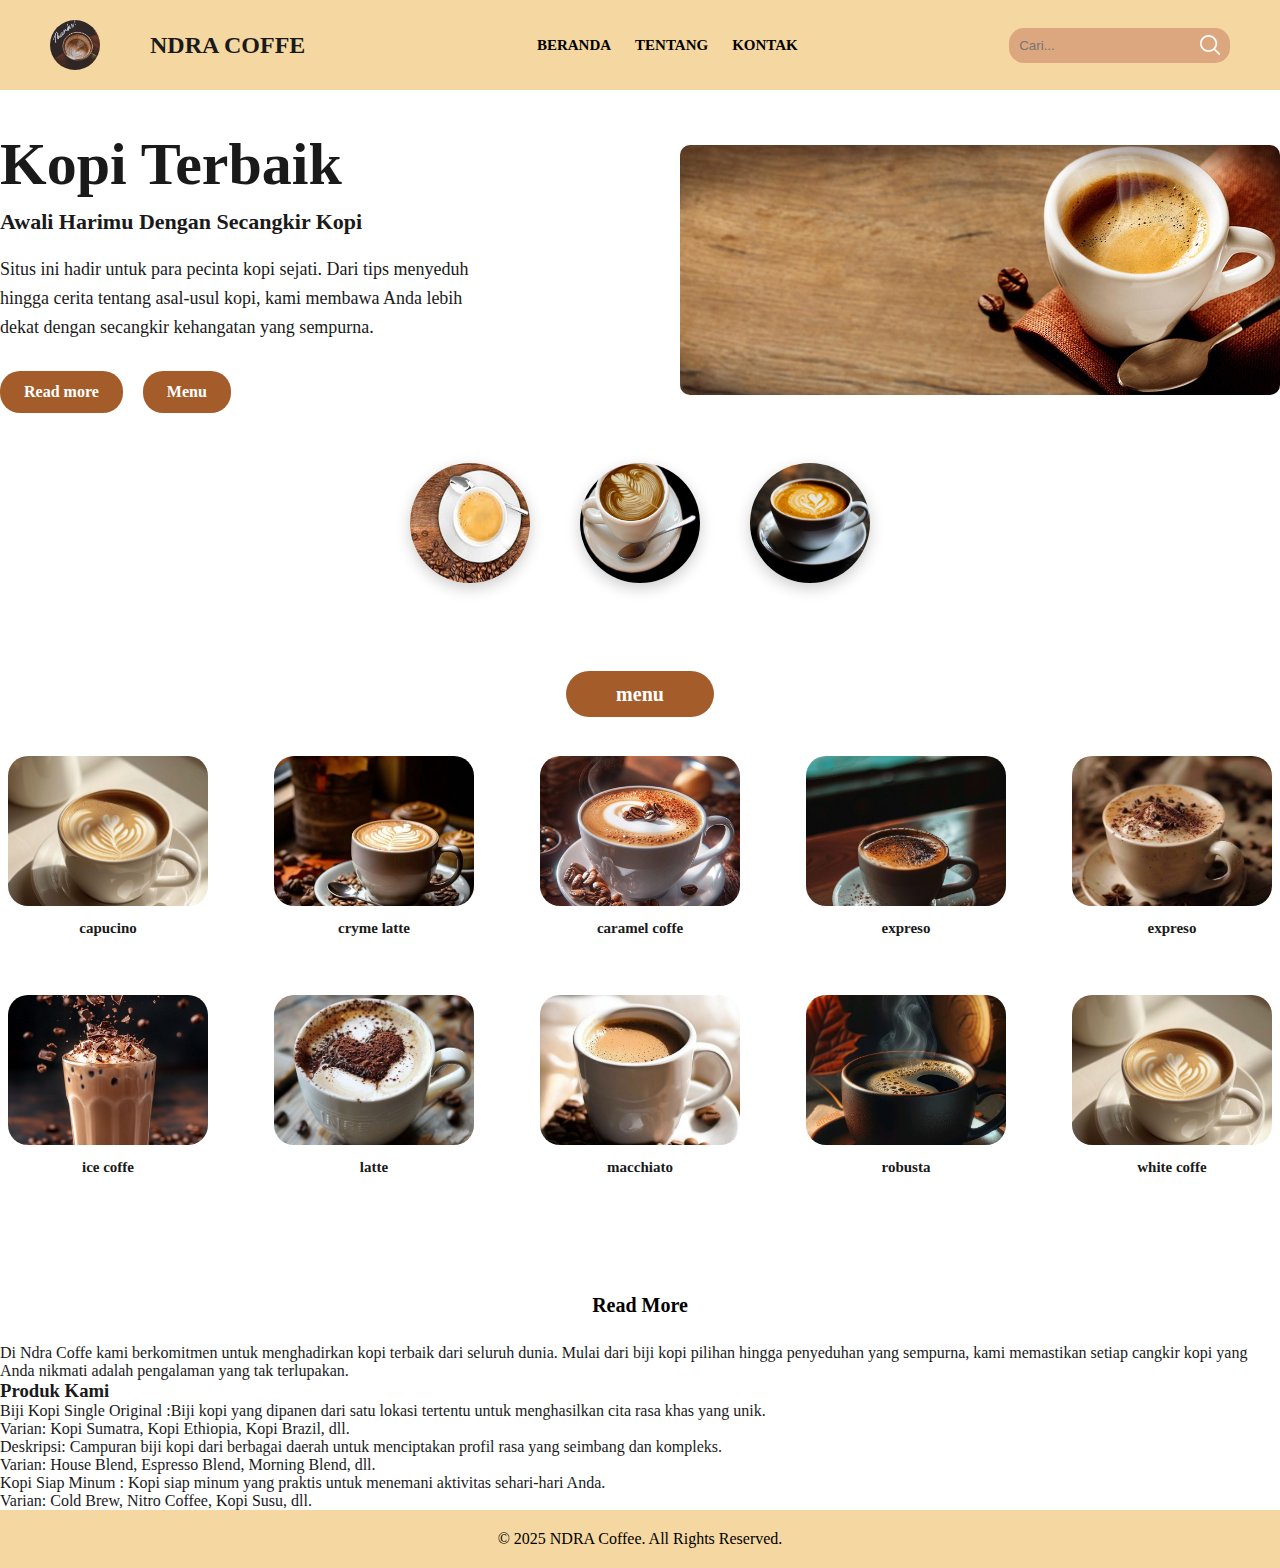
<file: index.html>
<!DOCTYPE html>
<html lang="id">
<head>
    <meta charset="UTF-8">
    <meta name="viewport" content="width=device-width, initial-scale=1.0">
    <title>NDRA COFFE</title>
    <link href="https://fonts.googleapis.com/css2?family=Inter:wght@400;700&display=swap" rel="stylesheet">
    <link rel="stylesheet" href="Beranda.css">
    
</head>
<body>
    <header>
        <div class="logo">
            <img src="images/logoku.png" alt="Logo NDRA COFFE">
            NDRA COFFE
        </div>
        <nav>
            <a href="index.html">BERANDA</a>
            <a href="pages/Tentang.html">TENTANG</a>
            <a href="pages/Kontak.html">KONTAK</a>
        </nav>
        <div class="search">
            <input type="text" placeholder="Cari...">
            <img src="images/search-icon.png" alt="Cari">
        </div>
    </header>
    <div class="container">
        <div class="content">
            <h1>Kopi Terbaik</h1>
            <h2>Awali Harimu Dengan Secangkir Kopi</h2>
            <p>Situs ini hadir untuk para pecinta kopi sejati. Dari tips menyeduh hingga cerita tentang asal-usul kopi, kami membawa Anda lebih dekat dengan secangkir kehangatan yang sempurna.</p>
            <div class="buttons">
                <a href="#readmore">Read more</a>
                <a href="#menu">Menu</a>
            </div>
        </div>
        <div class="image-section">
            <img src="images/banner-bg.png" alt="Kedai Kopi">
        </div>
    </div>

    <div class="coffee-images">
        <img src="images/img-1.png" alt="Kopi Latte">
        <img src="images/img-2.png" alt="Kopi Hitam">
        <img src="images/img-7.png" alt="Espresso">
    </div>
    <div class="menu">
        <div id="menu" class="menu-judul">
            <a href="pages/menu.html">menu</a>
        </div>
    <div class="gambarmenu">
        <div class="gambar">
            <img src="capucino.jpeg" alt="">
            <div class="namamenu">
                <h1>capucino</h1>

            </div>
        </div>
        <div class="gambar">
            <img src="cryme latte.jpeg" alt="">
            <div class="namamenu">
                <h1>cryme latte</h1>

            </div>
        </div>
        <div class="gambar">
            <img src="caramel coffe.jpeg" alt="">
            <div class="namamenu">
                <h1>caramel coffe</h1>

            </div>
        </div>
        <div class="gambar">
            <img src="cortado.jpeg" alt="">
            <div class="namamenu">
                <h1>expreso</h1>

            </div>
            </div>
            <div class="gambar">
                <img src="expreso.jpeg" alt="">
                <div class="namamenu">
                    <h1>expreso</h1>
                    
                </div>
            </div>
            <div class="gambar">
                <img src="ice coffe coklat.jpeg" alt="">
                <div class="namamenu">
                    <h1>ice coffe</h1>
                    
                </div>
            </div>
            <div class="gambar">
                <img src="latte.jpeg" alt="">
                <div class="namamenu">
                    <h1>latte</h1>
                    
                </div>
            </div>
            <div class="gambar">
                <img src="macchiato.jpeg" alt="">
                <div class="namamenu">
                    <h1>macchiato</h1>
                    
                </div>
            </div>
            <div class="gambar">
                <img src="robusta.jpeg" alt="">
                <div class="namamenu">
                    <h1>robusta</h1>
                    
                </div>
            </div>
            <div class="gambar">
                <img src="‪ white coffe.jpeg" alt="">
                <div class="namamenu">
                    <h1>white coffe</h1>
                </div>
            </div>  
        </div>
    </div>    
</div>
<div id="readmore" class="Read_More">
    <div class="Read_More-judul">
        <h2>Read More</h2>
        </div>
        <div class="produk">
        <p>Di Ndra Coffe kami berkomitmen untuk menghadirkan kopi terbaik dari seluruh dunia. Mulai dari biji kopi pilihan hingga penyeduhan yang sempurna, kami memastikan setiap cangkir kopi yang Anda nikmati adalah pengalaman yang tak terlupakan.</p>
        <h3>Produk Kami </h3>
        <p>Biji Kopi Single Original
            :Biji kopi yang dipanen dari satu lokasi tertentu untuk menghasilkan cita rasa khas yang unik. <br>

            Varian: Kopi Sumatra, Kopi Ethiopia, Kopi Brazil, dll.
            
            <br>
            
            Deskripsi: Campuran biji kopi dari berbagai daerah untuk menciptakan profil rasa yang seimbang dan kompleks. <br>

            Varian: House Blend, Espresso Blend, Morning Blend, dll. <br>
            
            Kopi Siap Minum
            
            : Kopi siap minum yang praktis untuk menemani aktivitas sehari-hari Anda. <br>
            
            Varian: Cold Brew, Nitro Coffee, Kopi Susu, dll.</p>
        </div>
    </div>
    <footer class="footer">
        <p>© 2025 NDRA Coffee. All Rights Reserved.</p>
    </footer>
</body>
</html>
</file>
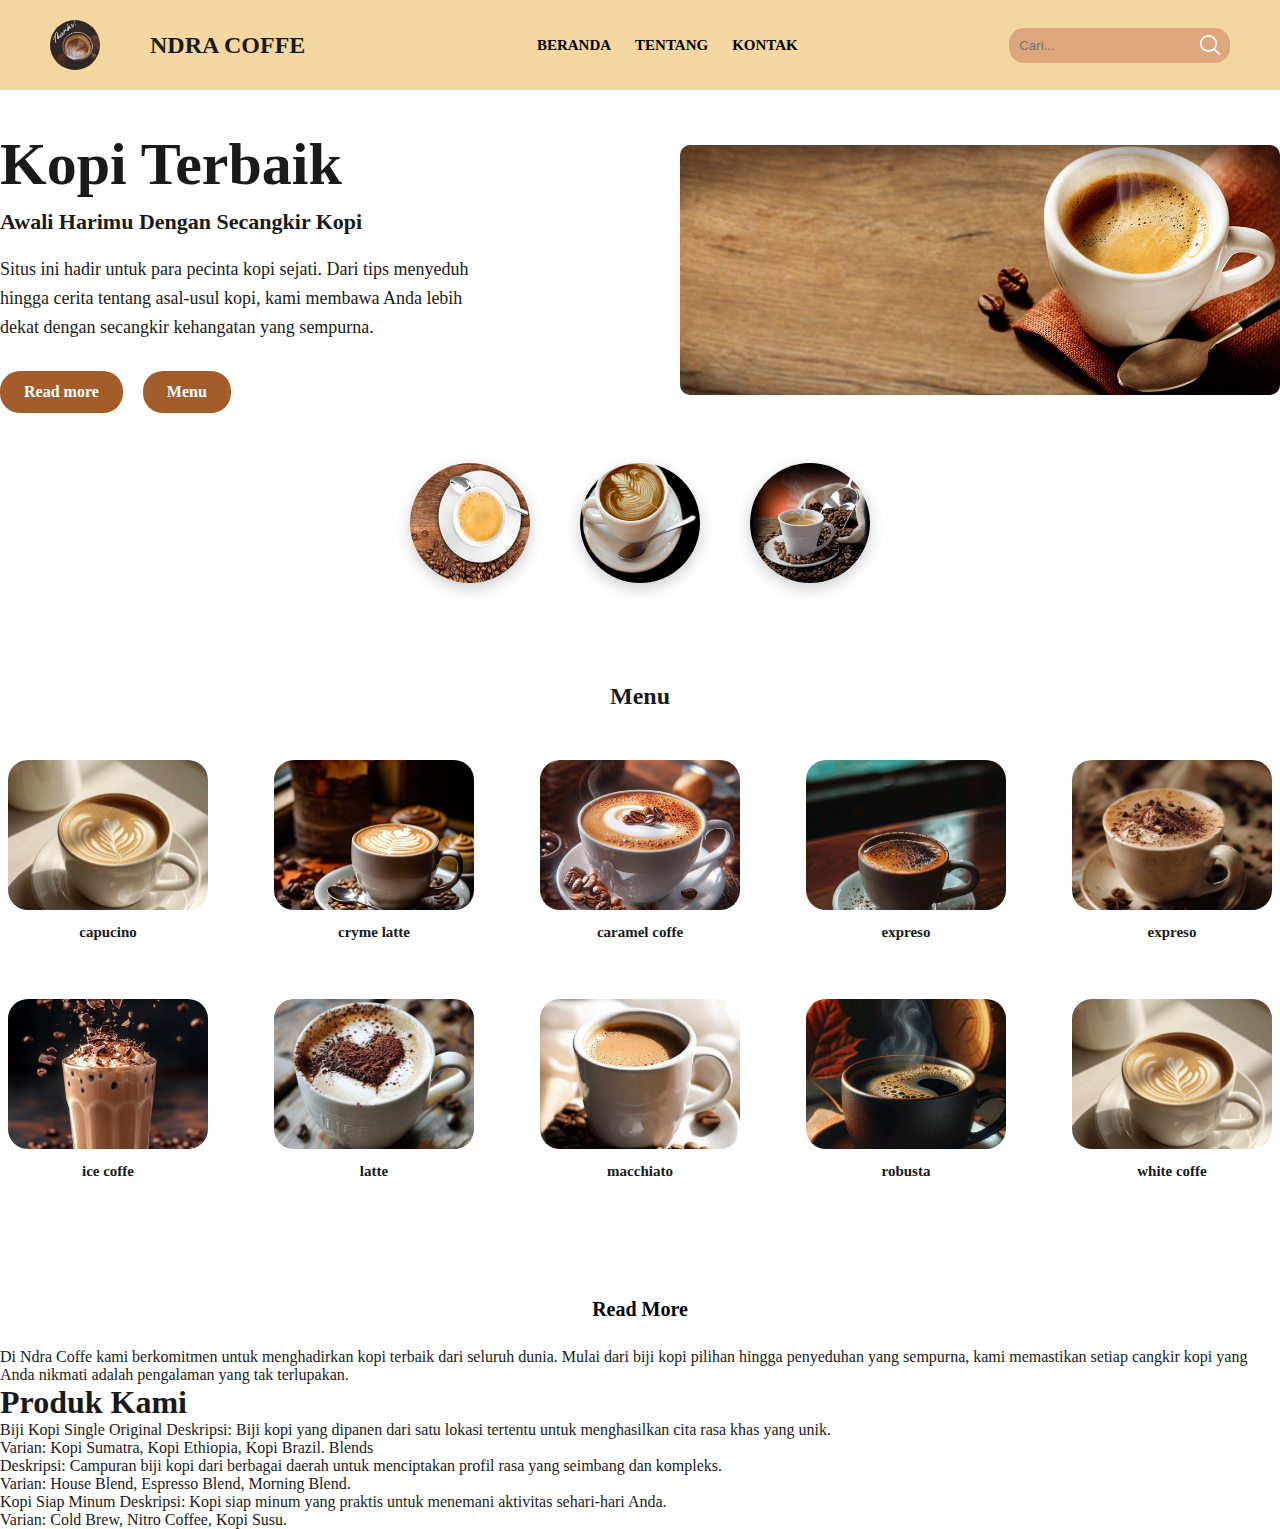
<file: BERANDA.html>
<!DOCTYPE html>
<html lang="id">
<head>
    <meta charset="UTF-8">
    <meta name="viewport" content="width=device-width, initial-scale=1.0">
    <title>NDRA COFFE</title>
    <link href="https://fonts.googleapis.com/css2?family=Inter:wght@400;700&display=swap" rel="stylesheet">
    <link rel="stylesheet" href="Beranda.css">
</head>
<body>
    <header>
        <div class="logo">
            <img src="images/logoku.png" alt="Logo NDRA COFFE">
            NDRA COFFE
        </div>
        <nav>
            <a href="#">BERANDA</a>
            <a href="pages/Tentang.html">TENTANG</a>
            <a href="pages/Kontak.html">KONTAK</a>
        </nav>
        <div class="search">
            <input type="text" placeholder="Cari...">
            <img src="images/search-icon.png" alt="Cari">
        </div>
    </header>
    <div class="container">
        <div class="content">
            <h1>Kopi Terbaik</h1>
            <h2>Awali Harimu Dengan Secangkir Kopi</h2>
            <p>Situs ini hadir untuk para pecinta kopi sejati. Dari tips menyeduh hingga cerita tentang asal-usul kopi, kami membawa Anda lebih dekat dengan secangkir kehangatan yang sempurna.</p>
            <div class="buttons">
                <a href="#readmore">Read more</a>
                <a href="#">Menu</a>
            </div>
        </div>
        <div class="image-section">
            <img src="images/banner-bg.png" alt="Kedai Kopi">
        </div>
    </div>

    <div class="coffee-images">
        <img src="images/img-1.png" alt="Kopi Latte">
        <img src="images/img-2.png" alt="Kopi Hitam">
        <img src="images/img-3.png" alt="Espresso">
    </div>
    <div class="menu">
        <div class="menu-judul">
            <h2>Menu</h2>
        </div>
    <div class="gambarmenu">
        <div class="gambar">
            <img src="capucino.jpeg" alt="">
            <div class="namamenu">
                <h1>capucino</h1>

            </div>
        </div>
        <div class="gambar">
            <img src="cryme latte.jpeg" alt="">
            <div class="namamenu">
                <h1>cryme latte</h1>

            </div>
        </div>
        <div class="gambar">
            <img src="caramel coffe.jpeg" alt="">
            <div class="namamenu">
                <h1>caramel coffe</h1>

            </div>
        </div>
        <div class="gambar">
            <img src="cortado.jpeg" alt="">
            <div class="namamenu">
                <h1>expreso</h1>

            </div>
            </div>
            <div class="gambar">
                <img src="expreso.jpeg" alt="">
                <div class="namamenu">
                    <h1>expreso</h1>
                    
                </div>
            </div>
            <div class="gambar">
                <img src="ice coffe coklat.jpeg" alt="">
                <div class="namamenu">
                    <h1>ice coffe</h1>
                    
                </div>
            </div>
            <div class="gambar">
                <img src="latte.jpeg" alt="">
                <div class="namamenu">
                    <h1>latte</h1>
                    
                </div>
            </div>
            <div class="gambar">
                <img src="macchiato.jpeg" alt="">
                <div class="namamenu">
                    <h1>macchiato</h1>
                    
                </div>
            </div>
            <div class="gambar">
                <img src="robusta.jpeg" alt="">
                <div class="namamenu">
                    <h1>robusta</h1>
                    
                </div>
            </div>
            <div class="gambar">
                <img src="‪ white coffe.jpeg" alt="">
                <div class="namamenu">
                    <h1>white coffe</h1>
                </div>
            </div>  
        </div>
    </div>    
</div>
<div id="readmore" class="Read_More">
    <div class="Read_More-judul">
        <h2>Read More</h2>
        </div>
        <div class="produk">
        <p>Di Ndra Coffe kami berkomitmen untuk menghadirkan kopi terbaik dari seluruh dunia. Mulai dari biji kopi pilihan hingga penyeduhan yang sempurna, kami memastikan setiap cangkir kopi yang Anda nikmati adalah pengalaman yang tak terlupakan.</p>
        <h1>Produk Kami </h1>
        <p>Biji Kopi Single Original
            Deskripsi: Biji kopi yang dipanen dari satu lokasi tertentu untuk menghasilkan cita rasa khas yang unik. <br>

            Varian: Kopi Sumatra, Kopi Ethiopia, Kopi Brazil.
            
            Blends <br>
            
            Deskripsi: Campuran biji kopi dari berbagai daerah untuk menciptakan profil rasa yang seimbang dan kompleks. <br>

            Varian: House Blend, Espresso Blend, Morning Blend. <br>
            
            
            Kopi Siap Minum
            
            Deskripsi: Kopi siap minum yang praktis untuk menemani aktivitas sehari-hari Anda. <br>
            
            Varian: Cold Brew, Nitro Coffee, Kopi Susu.</p>
        </div>
    </div>
</body>
</html>
</file>
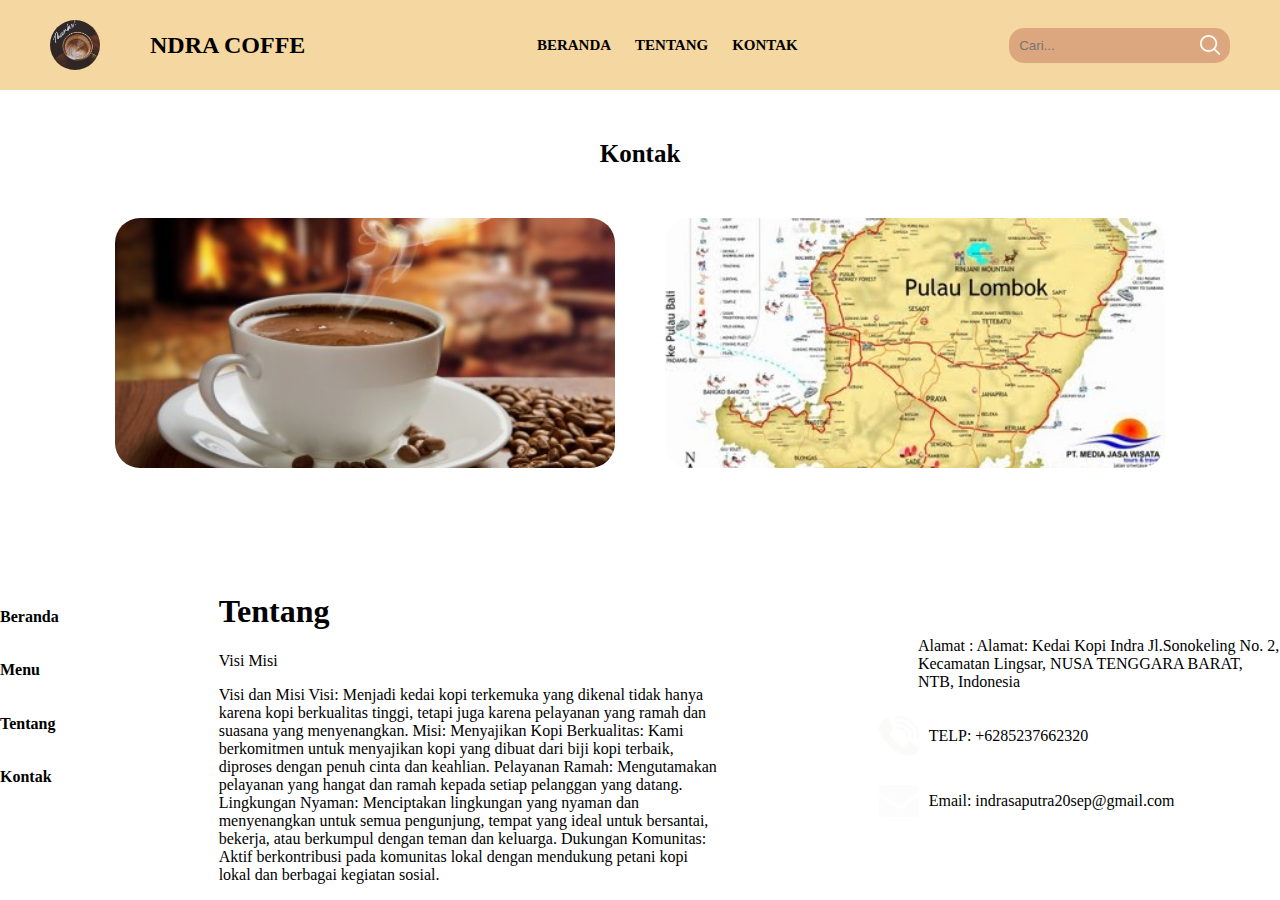
<file: pages/Kontak.html>
<!DOCTYPE html>
<html lang="en">
<head>
    <meta charset="UTF-8">
    <meta name="viewport" content="width=device-width, initial-scale=1.0">
    <title>NDRA Coffee</title>
    <link rel="stylesheet" href="Kontak.css">
</head>
<body>
    <header>
        <div class="logo">
            <img src="logoku.png" alt="Logo NDRA COFFE">
            NDRA COFFE
        </div>
        <nav>
            <a href="../index.html">BERANDA</a>
            <a href="Tentang.html">TENTANG</a>
            <a href="Kontak.html">KONTAK</a>
        </nav>
        <div class="search">
            <input type="text" placeholder="Cari...">
            <img src="search-icon.png" alt="Cari">
        </div>
    </header>
    <section id="kontak" class="kontak">
      <h1>Kontak</h1>
      <div class="container">
        <div class="gambar">
          <img src="img-1.png" alt="">
        </div>
        <div class="gambar">
          <img src="Peta Kota Mataram - Lombok.jpeg" alt="">
        </div>
      </div>
    </section>
    <footer>
      <div class="navmenu">
        <a href="">Beranda</a>
        <a href="">Menu</a>
        <a href="">Tentang</a>
        <a href="">Kontak</a>
      </div>
      <div class="tentang">
        <h1>Tentang</h1>
        <p>Visi Misi</p>
        <p>Visi dan Misi
          Visi: Menjadi kedai kopi terkemuka yang dikenal tidak hanya karena kopi berkualitas tinggi, tetapi juga karena pelayanan yang ramah dan suasana yang menyenangkan.
          Misi:
          Menyajikan Kopi Berkualitas: Kami berkomitmen untuk menyajikan kopi yang dibuat dari biji kopi terbaik, diproses dengan penuh cinta dan keahlian.
          Pelayanan Ramah: Mengutamakan pelayanan yang hangat dan ramah kepada setiap pelanggan yang datang.
          Lingkungan Nyaman: Menciptakan lingkungan yang nyaman dan menyenangkan untuk semua pengunjung, tempat yang ideal untuk bersantai, bekerja, atau berkumpul dengan teman dan keluarga.
          Dukungan Komunitas: Aktif berkontribusi pada komunitas lokal dengan mendukung petani kopi lokal dan berbagai kegiatan sosial.
          </p>
      </div>
      <div class="alamat">
        <div class="lokasi">
          <img src="map-icon.png" alt="">
          <span>Alamat : Alamat: Kedai Kopi Indra  Jl.Sonokeling No. 2, Kecamatan Lingsar, NUSA TENGGARA BARAT, NTB, Indonesia</span>
        </div>
        <div class="telp">
          <img src="call-icon.png" alt="">
          <span>TELP: +6285237662320</span>
        </div>
        <div class="email">
          <img src="mail-icon.png" alt="">
          <span>Email: indrasaputra20sep@gmail.com</span>
        </div>
      </div>
    </footer>

</body>
</html>
</file>
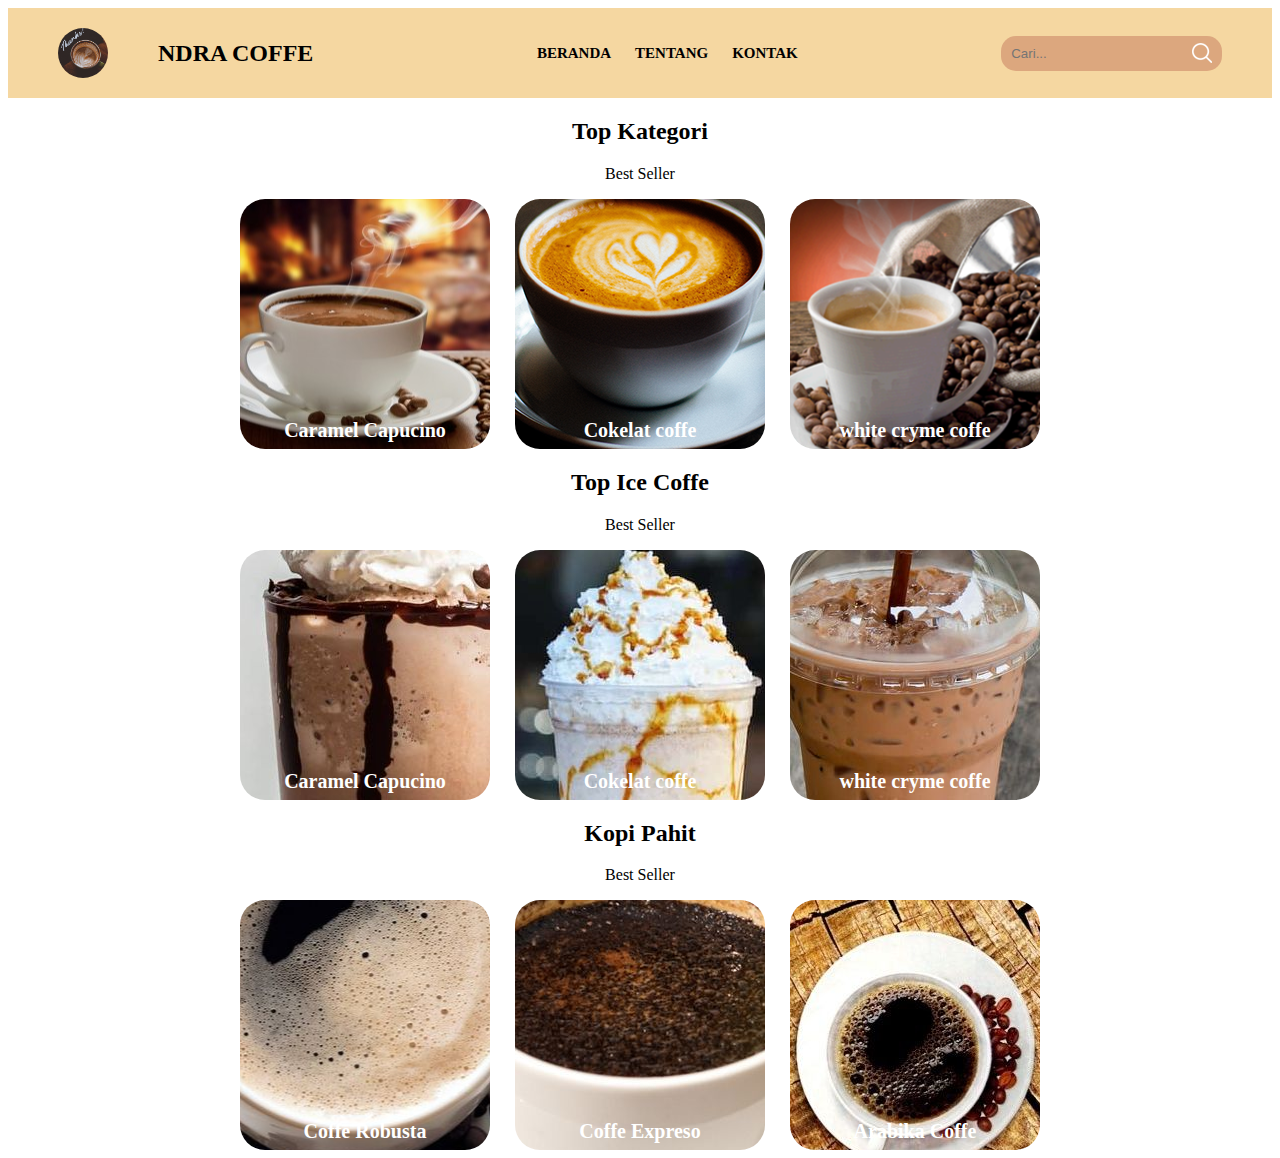
<file: pages/menu.html>
<!DOCTYPE html>
<html lang="en">
<head>
    <meta charset="UTF-8">
    <meta name="viewport" content="width=device-width, initial-scale=1.0">
    <title>Daftar Menu Coffe</title>
    <link rel="stylesheet" href="menu.css">
</head>
<body>
    <header>
        <div class="logo">
            <img src="logoku.png" alt="Logo NDRA COFFE">
            NDRA COFFE
        </div>
        <nav>
            <a href="../index.html">BERANDA</a>
            <a href="Tentang.html">TENTANG</a>
            <a href="Kontak.html">KONTAK</a>
        </nav>
        <div class="search">
            <input type="text" placeholder="Cari...">
            <img src="search-icon.png" alt="Cari">
        </div>
    </header>
    <div class="top-kategories-container">
        <h2>Top Kategori</h2>
        <p>Best Seller</p>
        <div class="gambar-conttainer">
            <div class="gambar1">
                <p>Caramel Capucino</p>
            </div>
            <div class="gambar2">
                <p>Cokelat coffe</p>
            </div>
            <div class="gambar3">
                    <p>white cryme coffe</p>
            </div>
           
        </div>

    </div>
    <div class="top-ice-coffe-container">
        <h2>Top Ice Coffe</h2>
        <p>Best Seller</p>
        <div class="gambar-conttainer">
            <div class="gambar1">
                <p>Caramel Capucino</p>
            </div>
            <div class="gambar2">
                <p>Cokelat coffe</p>
            </div>
            <div class="gambar3">
                    <p>white cryme coffe</p>
            </div>
           
        </div>

    </div>
    <div class="top-KopiPahit-container">
        <h2>Kopi Pahit</h2>
        <p>Best Seller</p>
        <div class="gambar-conttainer">
            <div class="gambar1">
                <p>Coffe Robusta</p>
            </div>
            <div class="gambar2">
                <p>Coffe Expreso</p>
            </div>
            <div class="gambar3">
                    <p>Arabika Coffe</p>
            </div>
           
        </div>

    </div>
</body>
</html>
</file>
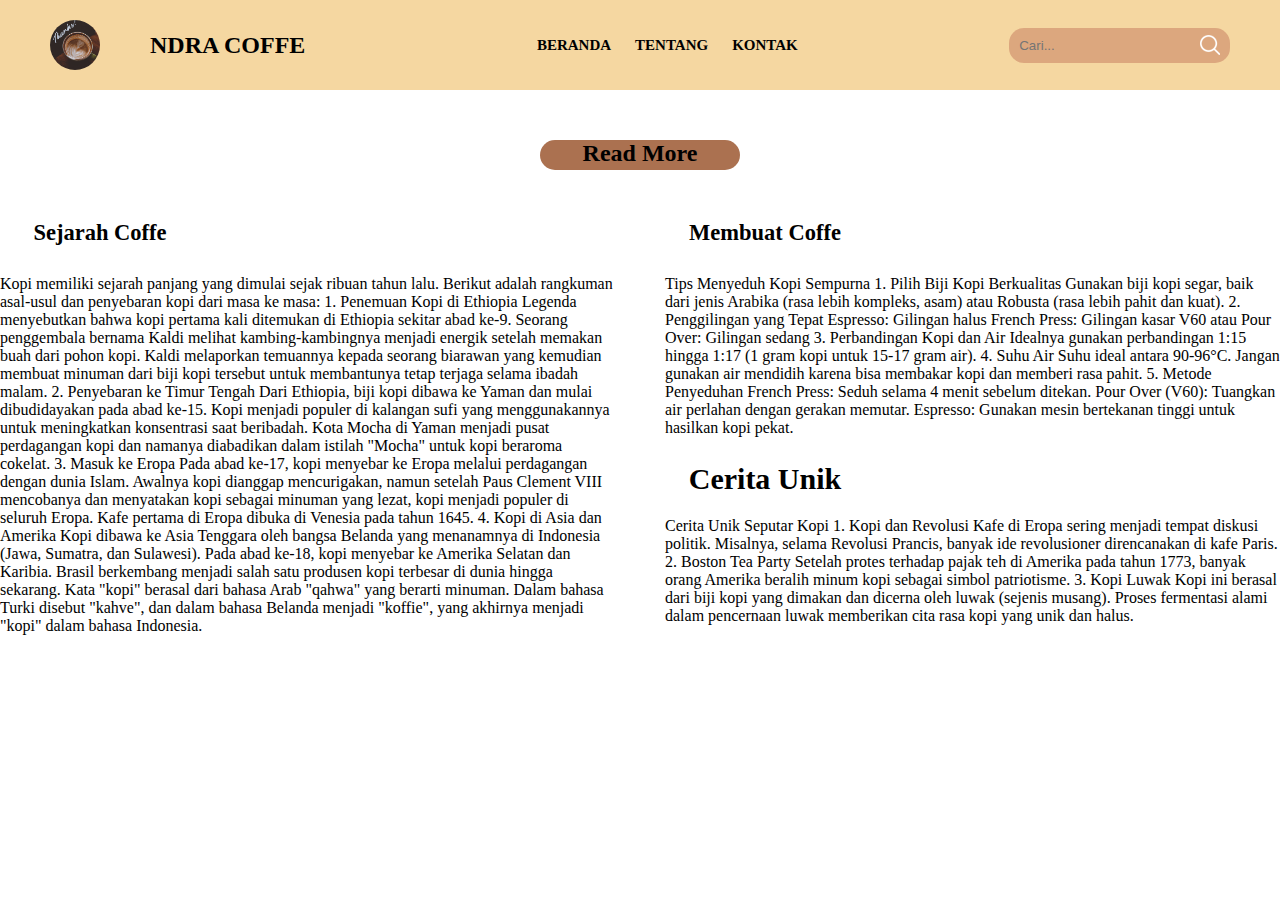
<file: pages/readmore.html>
<!DOCTYPE html>
<html lang="en">
<head>
    <meta charset="UTF-8">
    <meta name="viewport" content="width=device-width, initial-scale=1.0">
    <title>Read More</title>
    <link rel="stylesheet" href="readmore.css">
</head>
<body>
    <header>
        <div class="logo">
            <img src="logoku.png" alt="Logo NDRA COFFE">
            NDRA COFFE
        </div>
        <nav>
            <a href="../index.html">BERANDA</a>
            <a href="Tentang.html">TENTANG</a>
            <a href="Kontak.html">KONTAK</a>
        </nav>
        <div class="search">
            <input type="text" placeholder="Cari...">
            <img src="search-icon.png" alt="Cari">
        </div>
    </header>
    <section class="readmore">
        <div class="judul">
            <h2>Read More</h2>
        </div>
        <div class="container">
            <div class="sejarah">
                <div class="sejarah-judul">
                   <h2>Sejarah Coffe</h2>
                </div>
                <p>Kopi memiliki sejarah panjang yang dimulai sejak ribuan tahun lalu. Berikut adalah rangkuman asal-usul dan penyebaran kopi dari masa ke masa:

                    1. Penemuan Kopi di Ethiopia
                    Legenda menyebutkan bahwa kopi pertama kali ditemukan di Ethiopia sekitar abad ke-9. Seorang penggembala bernama Kaldi melihat kambing-kambingnya menjadi energik setelah memakan buah dari pohon kopi. Kaldi melaporkan temuannya kepada seorang biarawan yang kemudian membuat minuman dari biji kopi tersebut untuk membantunya tetap terjaga selama ibadah malam.
                    
                    2. Penyebaran ke Timur Tengah
                    Dari Ethiopia, biji kopi dibawa ke Yaman dan mulai dibudidayakan pada abad ke-15. Kopi menjadi populer di kalangan sufi yang menggunakannya untuk meningkatkan konsentrasi saat beribadah. Kota Mocha di Yaman menjadi pusat perdagangan kopi dan namanya diabadikan dalam istilah "Mocha" untuk kopi beraroma cokelat.
                    
                    3. Masuk ke Eropa
                    Pada abad ke-17, kopi menyebar ke Eropa melalui perdagangan dengan dunia Islam. Awalnya kopi dianggap mencurigakan, namun setelah Paus Clement VIII mencobanya dan menyatakan kopi sebagai minuman yang lezat, kopi menjadi populer di seluruh Eropa. Kafe pertama di Eropa dibuka di Venesia pada tahun 1645.
                    
                    4. Kopi di Asia dan Amerika
                    Kopi dibawa ke Asia Tenggara oleh bangsa Belanda yang menanamnya di Indonesia (Jawa, Sumatra, dan Sulawesi). Pada abad ke-18, kopi menyebar ke Amerika Selatan dan Karibia. Brasil berkembang menjadi salah satu produsen kopi terbesar di dunia hingga sekarang.
                    
                    Kata "kopi" berasal dari bahasa Arab "qahwa" yang berarti minuman. Dalam bahasa Turki disebut "kahve", dan dalam bahasa Belanda menjadi "koffie", yang akhirnya menjadi "kopi" dalam bahasa Indonesia.</p>

            </div>
            <div class="container2">
                <div class="membuat-coffe-container">

                    <div class="membuat-coffe">
                       <h2>Membuat Coffe</h2>
                    </div>
                    <p>Tips Menyeduh Kopi Sempurna
    
                        1. Pilih Biji Kopi Berkualitas
                        Gunakan biji kopi segar, baik dari jenis Arabika (rasa lebih kompleks, asam) atau Robusta (rasa lebih pahit dan kuat).
                        
                        2. Penggilingan yang Tepat
                        Espresso: Gilingan halus
                        French Press: Gilingan kasar
                        V60 atau Pour Over: Gilingan sedang
                        
                        3. Perbandingan Kopi dan Air
                        Idealnya gunakan perbandingan 1:15 hingga 1:17 (1 gram kopi untuk 15-17 gram air).
                        
                        4. Suhu Air
                        Suhu ideal antara 90-96°C. Jangan gunakan air mendidih karena bisa membakar kopi dan memberi rasa pahit.
                        
                        5. Metode Penyeduhan
                        French Press: Seduh selama 4 menit sebelum ditekan.
                        Pour Over (V60): Tuangkan air perlahan dengan gerakan memutar.
                        Espresso: Gunakan mesin bertekanan tinggi untuk hasilkan kopi pekat.
                    </p>
                </div>
                <div class="cerita-unik-container">
                    <div class="cerita-unik">
                       <h1>Cerita Unik</h1>
                        </div>
                        <P>Cerita Unik Seputar Kopi
    
                            1. Kopi dan Revolusi
                            Kafe di Eropa sering menjadi tempat diskusi politik. Misalnya, selama Revolusi Prancis, banyak ide revolusioner direncanakan di kafe Paris.
                            
                            2. Boston Tea Party
                            Setelah protes terhadap pajak teh di Amerika pada tahun 1773, banyak orang Amerika beralih minum kopi sebagai simbol patriotisme.
                            
                            3. Kopi Luwak
                            Kopi ini berasal dari biji kopi yang dimakan dan dicerna oleh luwak (sejenis musang). Proses fermentasi alami dalam pencernaan luwak memberikan cita rasa kopi yang unik dan halus.</P>
                </div>
            </div>
        </div>
    </section>

</body>
</html>
</file>
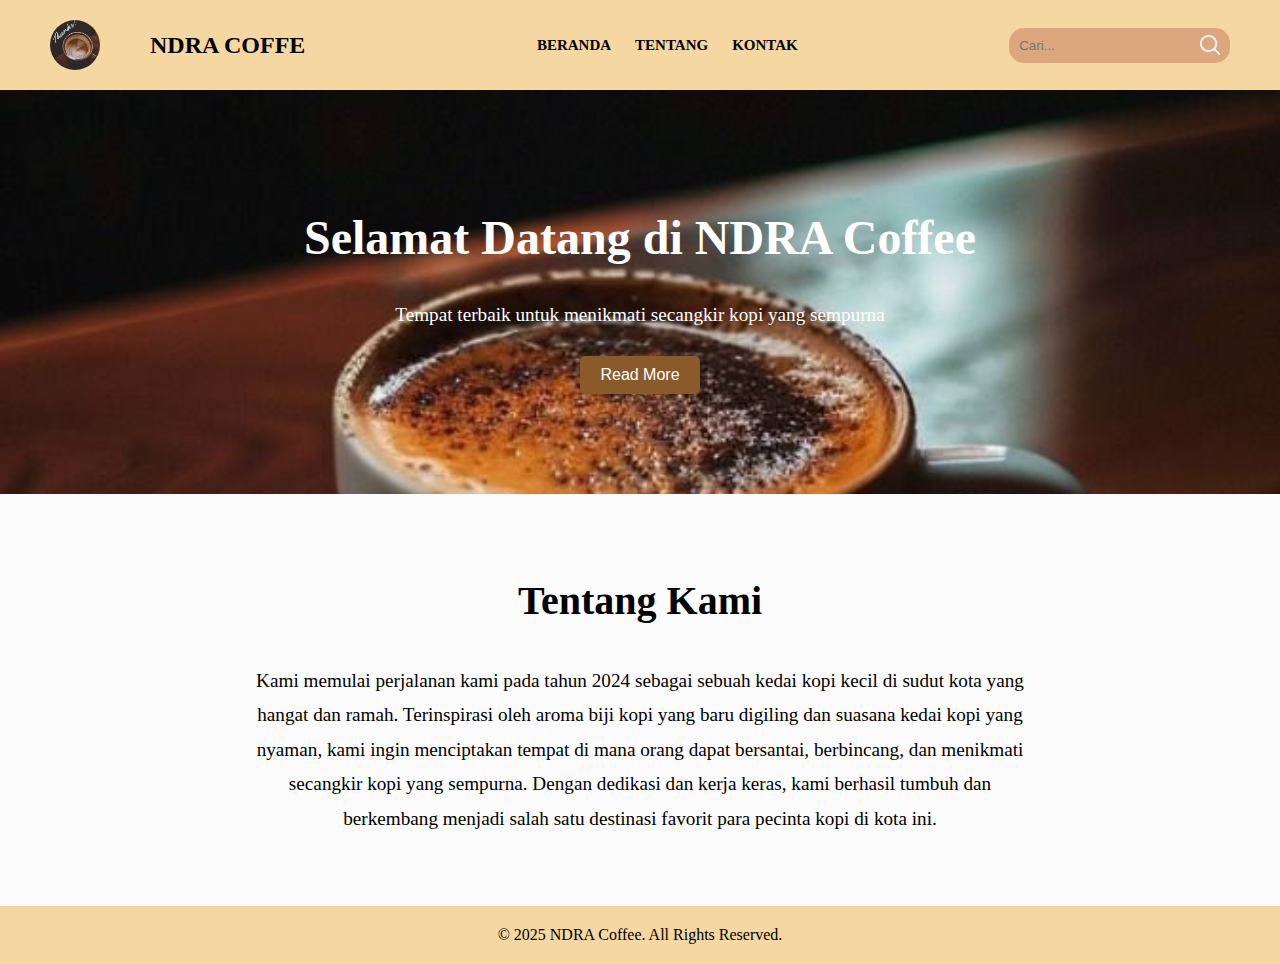
<file: pages/Tentang.html>
<!DOCTYPE html>
<html lang="en">
<head>
    <meta charset="UTF-8">  
    <meta name="viewport" content="width=device-width, initial-scale=1.0">
    <title>NDRA Coffee</title>
    <link rel="stylesheet" href="Tentang.css">
</head>
<body>
    <header>
        <div class="logo">
            <img src="logoku.png" alt="Logo NDRA COFFE">
            NDRA COFFE
        </div>
        <nav>
            <a href="../index.html">BERANDA</a>
            <a href="Tentang.html">TENTANG</a>
            <a href="Kontak.html">KONTAK</a>
        </nav>
        <div class="search">
            <input type="text" placeholder="Cari...">
            <img src="search-icon.png" alt="Cari">
        </div>
    </header>
    <div class="hero">
        <h1>Selamat Datang di NDRA Coffee</h1>
        <p>Tempat terbaik untuk menikmati secangkir kopi yang sempurna</p>
        <button id="button" class="button">Read More</button>
    </div>

    <section class="about">
        <h2>Tentang Kami</h2>
        <p>
            Kami memulai perjalanan kami pada tahun 2024 sebagai sebuah kedai kopi kecil di sudut kota yang hangat dan ramah. Terinspirasi oleh aroma biji kopi yang baru digiling dan suasana kedai kopi yang nyaman, kami ingin menciptakan tempat di mana orang dapat bersantai, berbincang, dan menikmati secangkir kopi yang sempurna. Dengan dedikasi dan kerja keras, kami berhasil tumbuh dan berkembang menjadi salah satu destinasi favorit para pecinta kopi di kota ini.
        </p>
    </section>

    <footer class="footer">
        <p>© 2025 NDRA Coffee. All Rights Reserved.</p>
    </footer>
</body>
<script>
    const readmore = document.getElementById("button");
    readmore.addEventListener("click",function(){
        window.location.href = "readmore.html"
    });
</script>
</html>
</file>
<file: Beranda.css>
* {
    margin: 0;
    padding: 0;
    box-sizing: border-box;
    scroll-behavior: smooth;
}

body {
    background-color: #ffffff;
    color: #1a1a1a;
    font-family: 'Helvetica', 'Times New Roman',;
}

header {
    display: flex;
    justify-content: space-between;
    align-items: center;
    padding: 20px 50px;
    background-color: #f5d7a1;
    font-family: 'Garamond', serif;
    font-weight: 700;
}

.logo {
    font-weight: bold;
    font-size: 24px;
    display: flex;
    align-items: center;
}

.logo img {
    height:50px;
    width:50px;
    object-fit: cover;
    margin-right: 50px;
    border-radius: 100%;  
}

nav a {
    margin-left: 20px;
    text-decoration: none;
    color: #000;
    font-weight: 600;
    font-size: 15px;
}

nav a.active {
    color: hwb(36 15% 17%);
}

.search {
    background-color: #dca77e;
    border-radius: 15px;
    color: #f37c0e;
    font-size: 15px;
    cursor: pointer;
}
.search input {
    border: none;
    background: none;
    outline: none;
    padding: 10px;
}
.search img {
    position: relative;
    right: 10px;
    top: 5px;
}
.container {
    display: flex;
    justify-content: space-between;
    align-items: center;
    margin-top: 40px;
}

.content {
    max-width: 500px;
}

.content h1 {
    font-size: 60px;
    font-weight: bold;
    margin-bottom: 10px;
}

.content h2 {
    font-size: 22px;
    margin-bottom: 20px;
}

.content p {
    font-size: 18px;
    margin-bottom: 30px;
    line-height: 1.6;
}

.buttons {
    display: flex;
    gap: 20px;
}

.buttons a {
    text-decoration: none;
    background-color: #a45d2a;
    color: #fff;
    padding: 12px 24px;
    border-radius: 20px;
    font-weight: bold;
    font-size: 16px;
}

.buttons a:hover {
    background-color: #8c4f21;
}

.image-section {
    max-width: 600px;
}

.image-section img {
    width: 100%;
    border-radius: 10px;
}

.coffee-images {
    display: flex;
    justify-content: center;
    gap: 50px;
    margin-top: 50px;
}

.coffee-images img {
    width: 120px;
    height: 120px;
    border-radius: 50%;
    object-fit: cover;
    box-shadow: 0px 5px 15px rgba(0, 0, 0, 0.2);
}

.coffee-icons {
    position: absolute;
    top: 100px;
    left: 30px;
    font-size: 80px;
    color: #c2763c;
}
.menu{
    margin-top: 100px;
}
.menu-judul{
    text-align: center;
}
.menu a{
    text-decoration: none;
    background-color: #a45d2a;
    color: #fff;
    padding: 12px 50px;
    border-radius: 25px;
    font-weight: bold;
    font-size: 20px;
}
.gambarmenu {
    display: grid;
  grid-template-columns: auto auto auto auto auto;
  place-items: center;
  margin-top: 50px;
  gap: 50px;
}
.gambarmenu .gambar {
    width: 200px;
}
.gambarmenu .gambar img{
    width: 200px;
    height: 150px;
    object-fit: cover;
    border-radius: 20px;
    
}
.gambar .namamenu h1 {
    text-align: center;
    font-size: 15px;
}
.gambar .namamenu{
    margin-top: 10px;
    width: 200px;
    height: 25px;
    background-color: #ffffff;
    border-radius: 25px;
}
.Read_More {
    margin-top: 100px;
}
.Read_More .Read_More-judul {
    width: 150px;
    height: 50px;
    background-color: #ffffff;
    margin-left: auto;
    margin-right: auto;
    text-align: center;
    border-radius: 25px;
    color: rgb(0, 0, 0);
}
.Read_More .Read_More-judul h2 {
    padding-top: 10px;
    font-size: 20px;
}
.Read_More .Read_More-judul h2 {
    text-align:center;  
    margin-top: 10px;
} 
.Read_More .produk {
    margin-top: 10px;
}
.footer {
    background-color: #f5d7a1;
    color: rgb(0, 0, 0);
    padding: 20px;
    text-align: center;
}

.footer p {
    margin: 0;
}
/* Media Queries untuk Responsivitas */
@media (max-width: 768px) {
    header {
        flex-direction: column;
        align-items: flex-start;
    }

    nav {
        flex-direction: column;
        gap: 10px;
    }

    .coffee-images img {
        max-width: 45%; /* Ukuran gambar kopi lebih besar di layar kecil */
    }

    .gambar {
        max-width: 100%; /* Gambar menu memenuhi lebar di layar kecil */
    }
}

@media (max-width: 480px) {
    .coffee-images img {
        max-width: 90%; /* Ukuran gambar kopi lebih besar di layar sangat kecil */
    }

    .gambar {
        max-width: 100%; /* Gambar menu memenuhi lebar di layar sangat kecil */
    }
}
</file>
<file: pages/Kontak.css>
body {
    margin: 0;
    background-color: #ffffff;
    font-family: 'Helvetica', 'Times New Roman',;
}
header {
    display: flex;
    justify-content: space-between;
    align-items: center;
    padding: 20px 50px;
    background-color: #f5d7a1;
    font-family: 'Garamond', serif;
    font-weight: 700;
}

.logo {
    font-weight: bold;
    font-size: 24px;
    display: flex;
    align-items: center;
}

.logo img {
    height:50px;
    width:50px;
    object-fit: cover;
    margin-right: 50px;
    border-radius: 100%;  
}

nav a {
    margin-left: 20px;
    text-decoration: none;
    color: #000;
    font-weight: 600;
    font-size: 15px;
}

nav a.active {
    color: hwb(36 15% 17%);
}

.search {
    background-color: #dca77e;
    border-radius: 15px;
    color: #f37c0e;
    font-size: 15px;
    cursor: pointer;
}
.search input {
    border: none;
    background: none;
    outline: none;
    padding: 10px;
}
.search img {
    position: relative;
    right: 10px;
    top: 5px;
}
section {
    margin-top: 50px;
}
section h1 {
    text-align: center;
    font-size: 25px;
    margin: auto;
    font-weight: bold;
}
section .container {
    display: flex;
    justify-content: center;
    gap: 50px;
    margin-top: 50px;
}
section .container .gambar img {
    object-fit: cover;
    width: 500px;
    height: 250px;
    border-radius: 25px;
}

footer {
    margin-top: 100px;
    display: grid;
    grid-template-columns: auto auto auto;
    gap: 10rem;
}
footer .navmenu {
    display: flex;
    flex-direction: column;
    justify-content: space-evenly;
    font-weight: bold;
}
footer .navmenu a {
    text-decoration: none;
    color: black;
}
footer .tentang {
    width: 500px;
    height: 250px;
}
footer .alamat {
    display: flex;
    flex-direction: column;
    gap: 25px;
    margin-top: 65px;
}
footer .alamat .lokasi {
    display: flex;
    gap: 10px;
    align-items: center;
}
footer .alamat .lokasi img {
    object-fit: contain;
    width: 40px;
    height: 40px;
}
footer .alamat .telp {
    display: flex;
    gap: 10px;
    align-items: center;
}
footer .alamat .telp img {
    object-fit: contain;
    width: 40px;
    height: 40px;
}
footer .alamat .email {
    display: flex;
    gap: 10px;
    align-items: center;
}
footer .alamat .email img {
    object-fit: contain;
    width: 40px;
    height: 40px;
}
</file>
<file: pages/menu.css>
body{
    background-color: #ffffff;
    font-family: 'Helvetica', 'Times New Roman',;
}
header {
    display: flex;
    justify-content: space-between;
    align-items: center;
    padding: 20px 50px;
    background-color: #f5d7a1;
    font-family: 'Garamond', serif;
    font-weight: 700;
}

.logo {
    font-weight: bold;
    font-size: 24px;
    display: flex;
    align-items: center;
}

.logo img {
    height:50px;
    width:50px;
    object-fit: cover;
    margin-right: 50px;
    border-radius: 100%;  
}

nav a {
    margin-left: 20px;
    text-decoration: none;
    color: #000;
    font-weight: 600;
    font-size: 15px;
}

nav a.active {
    color: hwb(36 15% 17%);
}

.search {
    background-color: #dca77e;
    border-radius: 15px;
    color: #f37c0e;
    font-size: 15px;
    cursor: pointer;
}
.search input {
    border: none;
    background: none;
    outline: none;
    padding: 10px;
}
.search img {
    position: relative;
    right: 10px;
    top: 5px;
}
.top-kategories-container h2{
    text-align: center ;
}
.top-kategories-container p{
    text-align: center;
}
.gambar-conttainer{
    display: flex;
    justify-content: center;
    align-items: center;
    gap: 25px;
}
.top-kategories-container .gambar-conttainer .gambar1{
    background-image: url(img-1.png);
    width: 250px;
    height: 250px;
    border-radius: 25px;
    object-fit: cover;
    background-position: center;
}
.gambar-conttainer .gambar1 p{
    font-weight: bold;
    font-size: 20px;
    color: white;
    text-align: center;
    padding-top: 200px;
    
}
.top-kategories-container .gambar-conttainer .gambar2{
    background-image: url(img-2.png);
    width: 250px;
    height: 250px;
    border-radius: 25px;
    object-fit: cover;
    background-position: center;
}
.gambar-conttainer .gambar2 p{
    font-weight: bold;
    font-size: 20px;
    color: white;
    text-align: center;
    padding-top: 200px;
    
}
.top-kategories-container .gambar-conttainer .gambar3{
    background-image: url(img-3.png);
    width: 250px;
    height: 250px;
    border-radius: 25px;
    object-fit: cover;
    background-position: center;
}
.gambar-conttainer .gambar3 p{
    font-weight: bold;
    font-size: 20px;
    color: white;
    text-align: center;
    padding-top: 200px;
    
}
.top-ice-coffe-container h2{
    text-align: center ;
}
.top-ice-coffe-container p{
    text-align: center;
}
.gambar-conttainer{
    display: flex;
    justify-content: center;
    align-items: center;
    gap: 25px;
}
.top-ice-coffe-container .gambar-conttainer .gambar1{
    background-image: url(top\ ice\ coffe\ \(1\).jpg);
    width: 250px;
    height: 250px;
    border-radius: 25px;
    object-fit: cover;
    background-position: center;
}
.gambar-conttainer .gambar1 p{
    font-weight: bold;
    font-size: 20px;
    color: white;
    text-align: center;
    padding-top: 200px;
    
}
.top-ice-coffe-container .gambar-conttainer .gambar2{
    background-image: url(top\ ice\ coffe\ \(2\).jpg);
    width: 250px;
    height: 250px;
    border-radius: 25px;
    object-fit: cover;
    background-position: center;
}
.gambar-conttainer .gambar2 p{
    font-weight: bold;
    font-size: 20px;
    color: white;
    text-align: center;
    padding-top: 200px;
    
}
.top-ice-coffe-container .gambar-conttainer .gambar3{
    background-image: url(top\ ice\ coffe\ \(3\).jpg);
    width: 250px;
    height: 250px;
    border-radius: 25px;
    object-fit: cover;
    background-position: center;
}
.gambar-conttainer .gambar3 p{
    font-weight: bold;
    font-size: 20px;
    color: white;
    text-align: center;
    padding-top: 200px;
    
}

.top-KopiPahit-container h2{
    text-align: center ;
}
.top-KopiPahit-container p{
    text-align: center;
}
.gambar-conttainer{
    display: flex;
    justify-content: center;
    align-items: center;
    gap: 25px;
}
.top-KopiPahit-container .gambar-conttainer .gambar1{
    background-image: url(kopi-pahit\ \(1\).jpeg);
    width: 250px;
    height: 250px;
    border-radius: 25px;
    object-fit: cover;
    background-position: center;
}
.gambar-conttainer .gambar1 p{
    font-weight: bold;
    font-size: 20px;
    color: white;
    text-align: center;
    padding-top: 200px;
    
}
.top-KopiPahit-container .gambar-conttainer .gambar2{
    background-image: url(kopi-pahit\ \(2\).jpeg);
    width: 250px;
    height: 250px;
    border-radius: 25px;
    object-fit: cover;
    background-position: center;
}
.gambar-conttainer .gambar2 p{
    font-weight: bold;
    font-size: 20px;
    color: white;
    text-align: center;
    padding-top: 200px;
    
}
.top-KopiPahit-container .gambar-conttainer .gambar3{
    background-image: url(kopi-pahit\ \(3\).jpeg);
    width: 250px;
    height: 250px;
    border-radius: 25px;
    object-fit: cover;
    background-position: center;
}
.gambar-conttainer .gambar3 p{
    font-weight: bold;
    font-size: 20px;
    color: white;
    text-align: center;
    padding-top: 200px;
    
}
</file>
<file: pages/readmore.css>
* {
    padding: 0;
    margin: 0;
    box-sizing: border-box;
}
body{
    background-color: #ffffff;
    font-family: 'Helvetica', 'Times New Roman',;
}
header {
    display: flex;
    justify-content: space-between;
    align-items: center;
    padding: 20px 50px;
    background-color: #f5d7a1;
    font-family: 'Garamond', serif;
    font-weight: 700;
}

.logo {
    font-weight: bold;
    font-size: 24px;
    display: flex;
    align-items: center;
}

.logo img {
    height:50px;
    width:50px;
    object-fit: cover;
    margin-right: 50px;
    border-radius: 100%;  
}

nav a {
    margin-left: 20px;
    text-decoration: none;
    color: #000;
    font-weight: 600;
    font-size: 15px;
}

nav a.active {
    color: hwb(36 15% 17%);
}

.search {
    background-color: #dca77e;
    border-radius: 15px;
    color: #f37c0e;
    font-size: 15px;
    cursor: pointer;
}
.search input {
    border: none;
    background: none;
    outline: none;
    padding: 10px;
}
.search img {
    position: relative;
    right: 10px;
    top: 5px;
}
section {
    margin-top: 50px;
}
section .judul {
    margin: auto;
    text-align:center;
    background-color: #ab7150;
    width: 200px;
    height: 30px;
    border-radius: 25px;
}
section .container {
    display: grid;
    grid-template-columns: auto auto;
    margin-top: 50px;
    gap: 50px;
}
section .container .sejarah .sejarah-judul {
    text-align: center;
    width: 200px;
    height: 30px;
    background-color: #ffffff;
    border-radius: 25px;
    font-size: 15px;
}
section .container .sejarah p {
    margin-top: 25px;
}
section .container2 .membuat-coffe-container .membuat-coffe {
    text-align: center;
    width: 200px;
    height: 30px;
    background-color: #ffffff;
    border-radius: 25px;
    font-size: 15px;
}
section .container2 .cerita-unik-container .cerita-unik {
    text-align: center;
    width: 200px;
    height: 30px;
    background-color: #ffffff;
    border-radius: 25px;
    font-size: 15px;
}
section .container2 {
    display: flex;
    flex-direction: column;
}
section .container2 .membuat-coffe-container p {
    margin-top: 25px;
}
section .container2 .cerita-unik-container {
    margin-top: 25px;
}
section .container2 .cerita-unik-container p {
    margin-top: 25px;
}
</file>
<file: pages/Tentang.css>
body {
    margin: 0;
    background-color: #fbfbfb;
    font-family: 'Helvetica', 'Times New Roman',;
}
header {
    display: flex;
    justify-content: space-between;
    align-items: center;
    padding: 20px 50px;
    background-color: #f5d7a1;
    font-family: 'Garamond', serif;
    font-weight: 700;
}

.logo {
    font-weight: bold;
    font-size: 24px;
    display: flex;
    align-items: center;
}

.logo img {
    height:50px;
    width:50px;
    object-fit: cover;
    margin-right: 50px;
    border-radius: 100%;  
}

nav a {
    margin-left: 20px;
    text-decoration: none;
    color: #000;
    font-weight: 600;
    font-size: 15px;
}

nav a.active {
    color: hwb(36 15% 17%);
}

.search {
    background-color: #dca77e;
    border-radius: 15px;
    color: #f37c0e;
    font-size: 15px;
    cursor: pointer;
}
.search input {
    border: none;
    background: none;
    outline: none;
    padding: 10px;
}
.search img {
    position: relative;
    right: 10px;
    top: 5px;
}

.hero {
    display: flex;
    align-items: center;
    justify-content: center;
    flex-direction: column;
    text-align: center;
    padding: 100px 20px;
    background: url(/cortado.jpeg) no-repeat center center/cover;
    color: white;
    position: relative;
}

.hero::after {
    content: '';
    position: absolute;
    top: 0;
    left: 0;
    width: 100%;
    height: 100%;
    background-color: rgba(0, 0, 0, 0.5);
    z-index: -1;
}

.hero h1 {
    font-size: 3rem;
    margin: 20px 0;
}

.hero p {
    font-size: 1.2rem;
    margin-bottom: 30px;
}

.hero button {
    background-color: #8b5a2b;
    color: white;
    border: none;
    padding: 10px 20px;
    font-size: 1rem;
    cursor: pointer;
    border-radius: 5px;
    transition: background-color 0.3s;
}

.hero button:hover {
    background-color: #a46b3e;
}

.about {
    display: flex;
    flex-direction: column;
    align-items: center;
    padding: 50px 20px;
    text-align: center;
}

.about h2 {
    font-size: 2.5rem;
    margin-bottom: 20px;
    color: #000000;
}

.about p {
    font-size: 1.2rem;
    line-height: 1.8;
    max-width: 800px;
}

.footer {
    background-color: #f5d7a1;
    color: rgb(0, 0, 0);
    padding: 20px;
    text-align: center;
}

.footer p {
    margin: 0;
}
</file>
